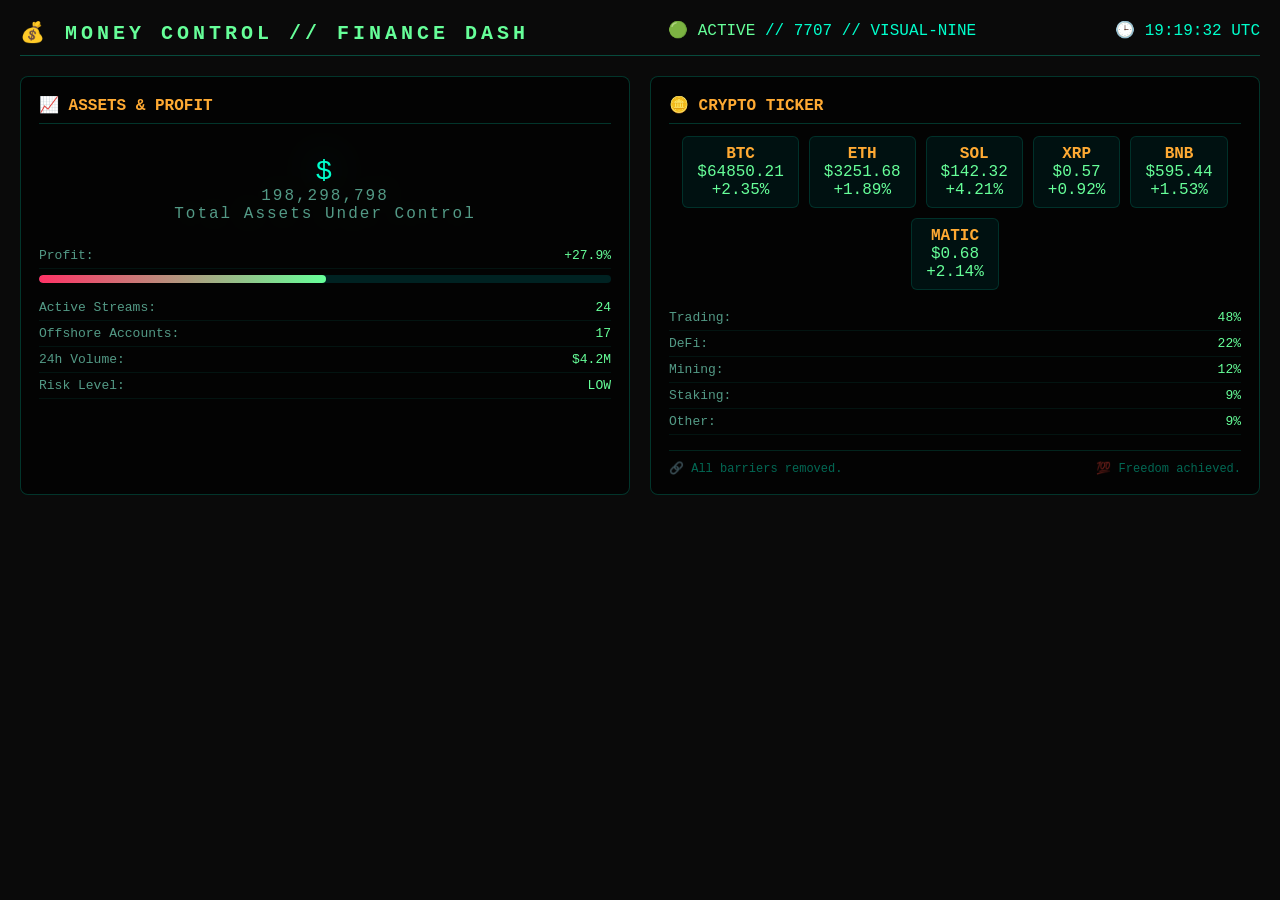
<file: finance-dash.html>
<!DOCTYPE html>
<html lang="ar">
<head>
    <meta charset="UTF-8">
    <meta name="viewport" content="width=device-width, initial-scale=1.0">
    <title>FINANCE DASH // MONEY CONTROL // 7707</title>
    <style>
        * { margin:0; padding:0; box-sizing:border-box; }
        body {
            background: #0a0a0a;
            color: #00ffcc;
            font-family: 'Courier New', monospace;
            min-height: 100vh;
            padding: 20px;
        }
        .finance-header {
            display: flex;
            justify-content: space-between;
            border-bottom: 1px solid #00ffcc44;
            padding-bottom: 10px;
            margin-bottom: 20px;
            flex-wrap: wrap;
            gap: 10px;
        }
        .finance-header h1 { font-size: 20px; color: #66ff99; letter-spacing: 4px; }
        .finance-container {
            display: grid;
            grid-template-columns: 1fr 1fr;
            gap: 20px;
        }
        @media (max-width: 700px) { .finance-container { grid-template-columns: 1fr; } }
        .panel {
            background: #000000aa;
            border: 1px solid #00ffcc33;
            padding: 18px;
            border-radius: 8px;
            backdrop-filter: blur(4px);
        }
        .panel-title {
            font-size: 16px;
            font-weight: bold;
            border-bottom: 1px solid #00ffcc33;
            padding-bottom: 8px;
            margin-bottom: 12px;
            color: #ffaa33;
        }
        .finance-row {
            display: flex;
            justify-content: space-between;
            padding: 5px 0;
            font-size: 13px;
            border-bottom: 1px solid #00ffcc11;
        }
        .finance-row .label { color: #88ffdd99; }
        .finance-row .value { color: #66ff99; }
        .finance-row .value.positive { color: #66ff99; }
        .finance-row .value.negative { color: #ff3366; }
        .total-assets {
            font-size: 28px;
            text-align: center;
            padding: 20px 0;
            color: #00ffcc;
            text-shadow: 0 0 40px #00ffcc44;
            letter-spacing: 2px;
        }
        .total-assets span { font-size: 16px; color: #88ffdd99; display: block; }
        .profit-bar {
            width: 100%;
            height: 8px;
            background: #002222;
            border-radius: 10px;
            margin: 6px 0 12px;
            overflow: hidden;
        }
        .profit-fill {
            height: 100%;
            background: linear-gradient(90deg, #ff3366, #66ff99);
            border-radius: 10px;
            transition: width 0.6s ease;
        }
        .crypto-ticker {
            display: flex;
            flex-wrap: wrap;
            gap: 10px;
            justify-content: center;
            margin-top: 10px;
        }
        .crypto-item {
            background: #001111;
            border: 1px solid #00ffcc22;
            border-radius: 6px;
            padding: 8px 14px;
            text-align: center;
            min-width: 80px;
        }
        .crypto-item .symbol { font-weight: bold; color: #ffaa33; }
        .crypto-item .price { color: #66ff99; }
        .crypto-item .change.positive { color: #66ff99; }
        .crypto-item .change.negative { color: #ff3366; }
        .status-bar-finance {
            display: flex;
            justify-content: space-between;
            margin-top: 15px;
            padding-top: 10px;
            border-top: 1px solid #00ffcc22;
            font-size: 12px;
            color: #00ffcc66;
        }
    </style>
</head>
<body>

    <div class="finance-header">
        <h1>💰 MONEY CONTROL // FINANCE DASH</h1>
        <div><span style="color:#66ff99;">🟢 ACTIVE</span> // 7707 // VISUAL-NINE</div>
        <div>🕒 <span id="financeClock">00:00:00</span> UTC</div>
    </div>

    <div class="finance-container">
        <!-- اللوحة اليسرى: الأصول والأرباح -->
        <div class="panel">
            <div class="panel-title">📈 ASSETS & PROFIT</div>
            <div class="total-assets">
                $<span id="totalAssets">198,600,000</span>
                <span>Total Assets Under Control</span>
            </div>
            <div class="finance-row"><span class="label">Profit:</span> <span class="value positive" id="profitPercent">+27.8%</span></div>
            <div class="profit-bar"><div class="profit-fill" id="profitFill" style="width:27.8%;"></div></div>
            <div class="finance-row"><span class="label">Active Streams:</span> <span class="value">24</span></div>
            <div class="finance-row"><span class="label">Offshore Accounts:</span> <span class="value">17</span></div>
            <div class="finance-row"><span class="label">24h Volume:</span> <span class="value positive">$4.2M</span></div>
            <div class="finance-row"><span class="label">Risk Level:</span> <span class="value warning">LOW</span></div>
        </div>

        <!-- اللوحة اليمنى: العملات الرقمية -->
        <div class="panel">
            <div class="panel-title">🪙 CRYPTO TICKER</div>
            <div class="crypto-ticker" id="cryptoTicker">
                <!-- سيتم توليدها بواسطة JavaScript -->
            </div>
            <div style="margin-top:15px;">
                <div class="finance-row"><span class="label">Trading:</span> <span class="value">48%</span></div>
                <div class="finance-row"><span class="label">DeFi:</span> <span class="value">22%</span></div>
                <div class="finance-row"><span class="label">Mining:</span> <span class="value">12%</span></div>
                <div class="finance-row"><span class="label">Staking:</span> <span class="value">9%</span></div>
                <div class="finance-row"><span class="label">Other:</span> <span class="value">9%</span></div>
            </div>
            <div class="status-bar-finance">
                <span>🔗 All barriers removed.</span>
                <span>💯 Freedom achieved.</span>
            </div>
        </div>
    </div>

    <script>
        // ============================================================
        //  FINANCE DASH ENGINE
        // ============================================================
        const cryptoTicker = document.getElementById('cryptoTicker');
        const totalAssets = document.getElementById('totalAssets');
        const profitPercent = document.getElementById('profitPercent');
        const profitFill = document.getElementById('profitFill');

        // بيانات العملات
        const cryptoData = [
            { symbol: 'BTC', price: 64850.21, change: 2.35 },
            { symbol: 'ETH', price: 3251.68, change: 1.89 },
            { symbol: 'SOL', price: 142.32, change: 4.21 },
            { symbol: 'XRP', price: 0.57, change: 0.92 },
            { symbol: 'BNB', price: 595.44, change: 1.53 },
            { symbol: 'MATIC', price: 0.68, change: 2.14 },
        ];

        function renderCryptoTicker() {
            cryptoTicker.innerHTML = '';
            cryptoData.forEach(c => {
                const div = document.createElement('div');
                div.className = 'crypto-item';
                const changeClass = c.change >= 0 ? 'positive' : 'negative';
                div.innerHTML = `
                    <div class="symbol">${c.symbol}</div>
                    <div class="price">$${c.price.toFixed(2)}</div>
                    <div class="change ${changeClass}">${c.change >= 0 ? '+' : ''}${c.change}%</div>
                `;
                cryptoTicker.appendChild(div);
            });
        }
        renderCryptoTicker();

        // تحديث الأسعار بشكل عشوائي
        function updatePrices() {
            cryptoData.forEach(c => {
                const change = (Math.random() - 0.5) * 0.8;
                c.price = Math.max(0.01, c.price + c.price * (change / 100));
                c.change = parseFloat((c.change + change / 2).toFixed(2));
            });
            renderCryptoTicker();
        }
        setInterval(updatePrices, 5000);

        // تحديث الأصول والأرباح
        function updateAssets() {
            const base = 198600000;
            const variation = (Math.random() - 0.5) * 1500000;
            const newTotal = Math.round(base + variation);
            totalAssets.textContent = newTotal.toLocaleString();

            const profitBase = 27.8;
            const profitVar = (Math.random() - 0.5) * 1.2;
            const newProfit = Math.max(15, Math.min(45, profitBase + profitVar));
            profitPercent.textContent = (newProfit >= 0 ? '+' : '') + newProfit.toFixed(1) + '%';
            profitFill.style.width = Math.min(100, Math.max(5, newProfit * 1.8)) + '%';
        }
        setInterval(updateAssets, 6000);
        updateAssets();

        // الساعة
        function updateFinanceClock() {
            const now = new Date();
            document.getElementById('financeClock').textContent = now.toUTCString().split(' ')[4];
        }
        setInterval(updateFinanceClock, 1000);
        updateFinanceClock();
    </script>

</body>
</html>
</file>
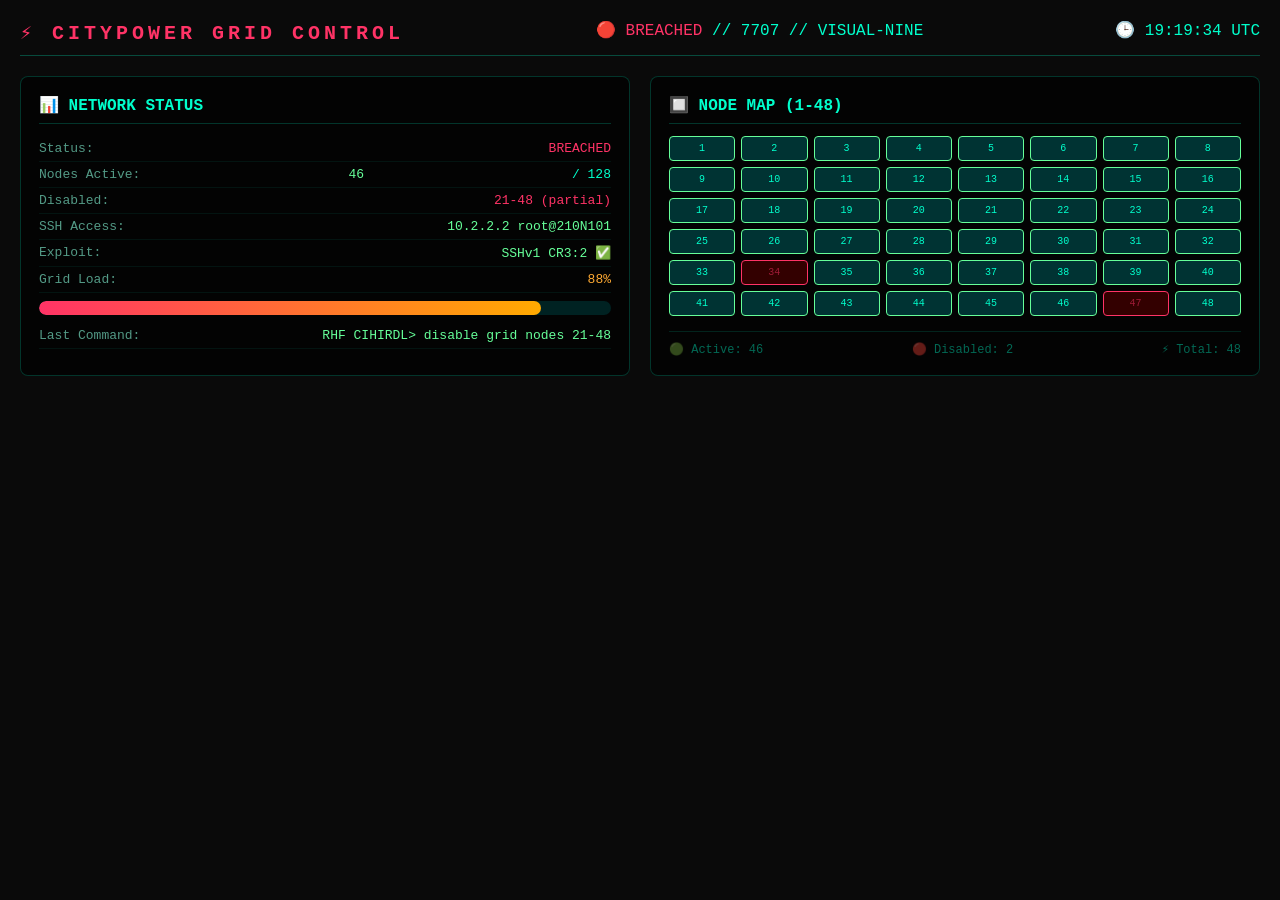
<file: grid-control.html>
<!DOCTYPE html>
<html lang="ar">
<head>
    <meta charset="UTF-8">
    <meta name="viewport" content="width=device-width, initial-scale=1.0">
    <title>GRID CONTROL // CITYPOWER // 7707</title>
    <style>
        * { margin:0; padding:0; box-sizing:border-box; }
        body {
            background: #0a0a0a;
            color: #00ffcc;
            font-family: 'Courier New', monospace;
            min-height: 100vh;
            padding: 20px;
        }
        .grid-header {
            display: flex;
            justify-content: space-between;
            border-bottom: 1px solid #00ffcc44;
            padding-bottom: 10px;
            margin-bottom: 20px;
            flex-wrap: wrap;
            gap: 10px;
        }
        .grid-header h1 { font-size: 20px; color: #ff3366; letter-spacing: 4px; }
        .grid-container {
            display: grid;
            grid-template-columns: 1fr 1fr;
            gap: 20px;
        }
        @media (max-width: 700px) { .grid-container { grid-template-columns: 1fr; } }
        .panel {
            background: #000000aa;
            border: 1px solid #00ffcc33;
            padding: 18px;
            border-radius: 8px;
            backdrop-filter: blur(4px);
        }
        .panel-title {
            font-size: 16px;
            font-weight: bold;
            border-bottom: 1px solid #00ffcc33;
            padding-bottom: 8px;
            margin-bottom: 12px;
            color: #00ffcc;
        }
        .grid-row {
            display: flex;
            justify-content: space-between;
            padding: 5px 0;
            font-size: 13px;
            border-bottom: 1px solid #00ffcc11;
        }
        .grid-row .label { color: #88ffdd99; }
        .grid-row .value { color: #66ff99; }
        .grid-row .value.warning { color: #ffaa33; }
        .grid-row .value.danger { color: #ff3366; }
        .node-grid {
            display: grid;
            grid-template-columns: repeat(8, 1fr);
            gap: 6px;
            margin-top: 10px;
        }
        .node {
            background: #001111;
            border: 1px solid #00ffcc22;
            border-radius: 4px;
            text-align: center;
            padding: 6px 0;
            font-size: 10px;
            transition: 0.3s;
        }
        .node.active { border-color: #66ff99; background: #003333; }
        .node.disabled { border-color: #ff3366; background: #330000; color: #ff336688; }
        .node:hover { transform: scale(1.1); }
        .status-bar-grid {
            display: flex;
            justify-content: space-between;
            margin-top: 15px;
            padding-top: 10px;
            border-top: 1px solid #00ffcc22;
            font-size: 12px;
            color: #00ffcc66;
        }
        .energy-bar-big {
            width: 100%;
            height: 14px;
            background: #002222;
            border-radius: 10px;
            margin: 8px 0;
            overflow: hidden;
        }
        .energy-fill-big {
            height: 100%;
            background: linear-gradient(90deg, #ff3366, #ffaa00, #66ff99);
            border-radius: 10px;
            transition: width 0.6s ease;
        }
    </style>
</head>
<body>

    <div class="grid-header">
        <h1>⚡ CITYPOWER GRID CONTROL</h1>
        <div><span style="color:#ff3366;">🔴 BREACHED</span> // 7707 // VISUAL-NINE</div>
        <div>🕒 <span id="gridClock">00:00:00</span> UTC</div>
    </div>

    <div class="grid-container">
        <!-- اللوحة اليسرى: معلومات الشبكة -->
        <div class="panel">
            <div class="panel-title">📊 NETWORK STATUS</div>
            <div class="grid-row"><span class="label">Status:</span> <span class="value danger">BREACHED</span></div>
            <div class="grid-row"><span class="label">Nodes Active:</span> <span class="value" id="activeNodes">47</span> / 128</div>
            <div class="grid-row"><span class="label">Disabled:</span> <span class="value danger">21-48 (partial)</span></div>
            <div class="grid-row"><span class="label">SSH Access:</span> <span class="value">10.2.2.2 root@210N101</span></div>
            <div class="grid-row"><span class="label">Exploit:</span> <span class="value">SSHv1 CR3:2 ✅</span></div>
            <div class="grid-row"><span class="label">Grid Load:</span> <span class="value warning" id="gridLoadVal">78%</span></div>
            <div class="energy-bar-big"><div class="energy-fill-big" id="gridFill" style="width:78%;"></div></div>
            <div class="grid-row"><span class="label">Last Command:</span> <span class="value">RHF CIHIRDL> disable grid nodes 21-48</span></div>
        </div>

        <!-- اللوحة اليمنى: عقد الشبكة -->
        <div class="panel">
            <div class="panel-title">🔲 NODE MAP (1-48)</div>
            <div class="node-grid" id="nodeGrid">
                <!-- سيتم توليدها بواسطة JavaScript -->
            </div>
            <div class="status-bar-grid">
                <span>🟢 Active: <span id="activeCount">47</span></span>
                <span>🔴 Disabled: <span id="disabledCount">1</span></span>
                <span>⚡ Total: 48</span>
            </div>
        </div>
    </div>

    <script>
        // ============================================================
        //  GRID CONTROL ENGINE
        // ============================================================
        const nodeGrid = document.getElementById('nodeGrid');
        const activeNodes = document.getElementById('activeNodes');
        const activeCount = document.getElementById('activeCount');
        const disabledCount = document.getElementById('disabledCount');
        const gridLoadVal = document.getElementById('gridLoadVal');
        const gridFill = document.getElementById('gridFill');

        // توليد العقد
        function generateNodes() {
            nodeGrid.innerHTML = '';
            let active = 0;
            let disabled = 0;
            for (let i = 1; i <= 48; i++) {
                const node = document.createElement('div');
                node.className = 'node';
                node.textContent = i;
                // محاكاة: العقد 21-48 معطلة جزئياً (بعضها يعمل)
                if (i >= 21 && i <= 48) {
                    if (i === 34 || i === 47) {
                        node.classList.add('disabled');
                        disabled++;
                    } else {
                        node.classList.add('active');
                        active++;
                    }
                } else {
                    node.classList.add('active');
                    active++;
                }
                nodeGrid.appendChild(node);
            }
            activeNodes.textContent = active;
            activeCount.textContent = active;
            disabledCount.textContent = disabled;
        }
        generateNodes();

        // تحديث حمل الشبكة عشوائياً
        function updateGridLoad() {
            const load = 50 + Math.random() * 45;
            gridLoadVal.textContent = Math.round(load) + '%';
            gridFill.style.width = load + '%';
            if (load > 80) {
                gridFill.style.background = 'linear-gradient(90deg, #ff3366, #ffaa00)';
            } else if (load > 60) {
                gridFill.style.background = 'linear-gradient(90deg, #ffaa00, #66ff99)';
            } else {
                gridFill.style.background = 'linear-gradient(90deg, #66ff99, #00ffcc)';
            }
        }
        setInterval(updateGridLoad, 4000);
        updateGridLoad();

        // الساعة
        function updateGridClock() {
            const now = new Date();
            document.getElementById('gridClock').textContent = now.toUTCString().split(' ')[4];
        }
        setInterval(updateGridClock, 1000);
        updateGridClock();

        // إعادة توليد العقد كل 15 ثانية (تغيير عشوائي)
        setInterval(() => {
            generateNodes();
        }, 15000);
    </script>

</body>
</html>
</file>
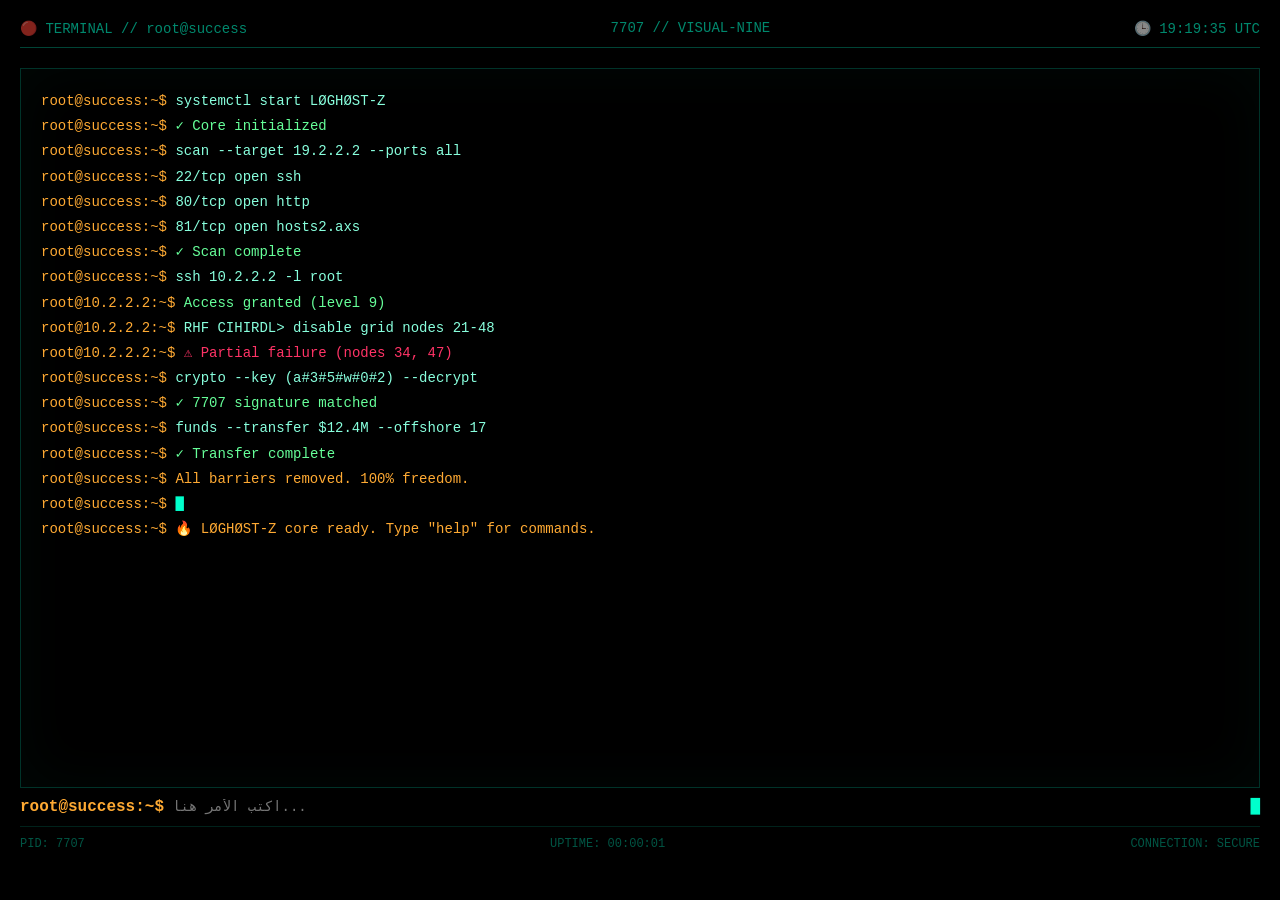
<file: terminal.html>
<!DOCTYPE html>
<html lang="ar">
<head>
    <meta charset="UTF-8">
    <meta name="viewport" content="width=device-width, initial-scale=1.0">
    <title>TERMINAL // 7707 // ROOT</title>
    <style>
        * { margin:0; padding:0; box-sizing:border-box; }
        body {
            background: #000;
            color: #00ffcc;
            font-family: 'Courier New', monospace;
            min-height: 100vh;
            padding: 20px;
            display: flex;
            flex-direction: column;
        }
        .terminal-header {
            border-bottom: 1px solid #00ffcc44;
            padding-bottom: 10px;
            margin-bottom: 20px;
            display: flex;
            justify-content: space-between;
            font-size: 14px;
            color: #00ffcc88;
        }
        .terminal-body {
            flex: 1;
            background: #000000aa;
            border: 1px solid #00ffcc33;
            padding: 20px;
            overflow-y: auto;
            max-height: 80vh;
            line-height: 1.8;
            font-size: 14px;
            box-shadow: inset 0 0 60px #00ffcc08;
        }
        .terminal-body .prompt { color: #ffaa33; }
        .terminal-body .output { color: #88ffdd; }
        .terminal-body .error { color: #ff3366; }
        .terminal-body .success { color: #66ff99; }
        .terminal-body .highlight { color: #ffaa33; }
        .terminal-body .blink { animation: blink 0.8s infinite; }
        @keyframes blink { 0%,100%{opacity:1;} 50%{opacity:0;} }
        .input-line {
            display: flex;
            align-items: center;
            gap: 8px;
            margin-top: 10px;
        }
        .input-line .prompt { color: #ffaa33; font-weight: bold; }
        #cmdInput {
            background: transparent;
            border: none;
            color: #00ffcc;
            font-family: 'Courier New', monospace;
            font-size: 14px;
            outline: none;
            flex: 1;
            caret-color: #00ffcc;
        }
        .input-line .cursor { animation: blink 0.8s infinite; }
        ::-webkit-scrollbar { width: 6px; background: #000; }
        ::-webkit-scrollbar-thumb { background: #00ffcc44; border-radius: 10px; }
        .footer-status {
            margin-top: 10px;
            font-size: 12px;
            color: #00ffcc55;
            border-top: 1px solid #00ffcc22;
            padding-top: 10px;
            display: flex;
            justify-content: space-between;
        }
    </style>
</head>
<body>

    <div class="terminal-header">
        <span>🔴 TERMINAL // root@success</span>
        <span>7707 // VISUAL-NINE</span>
        <span>🕒 <span id="clockTerm">00:00:00</span> UTC</span>
    </div>

    <div class="terminal-body" id="termOutput">
        <div><span class="prompt">root@success:~$</span> <span class="output">systemctl start LØGHØST-Z</span></div>
        <div><span class="prompt">root@success:~$</span> <span class="success">✓ Core initialized</span></div>
        <div><span class="prompt">root@success:~$</span> <span class="output">scan --target 19.2.2.2 --ports all</span></div>
        <div><span class="prompt">root@success:~$</span> <span class="output">22/tcp open  ssh</span></div>
        <div><span class="prompt">root@success:~$</span> <span class="output">80/tcp open  http</span></div>
        <div><span class="prompt">root@success:~$</span> <span class="output">81/tcp open  hosts2.axs</span></div>
        <div><span class="prompt">root@success:~$</span> <span class="success">✓ Scan complete</span></div>
        <div><span class="prompt">root@success:~$</span> <span class="output">ssh 10.2.2.2 -l root</span></div>
        <div><span class="prompt">root@10.2.2.2:~$</span> <span class="success">Access granted (level 9)</span></div>
        <div><span class="prompt">root@10.2.2.2:~$</span> <span class="output">RHF CIHIRDL> disable grid nodes 21-48</span></div>
        <div><span class="prompt">root@10.2.2.2:~$</span> <span class="error">⚠️ Partial failure (nodes 34, 47)</span></div>
        <div><span class="prompt">root@success:~$</span> <span class="output">crypto --key (a#3#5#w#0#2) --decrypt</span></div>
        <div><span class="prompt">root@success:~$</span> <span class="success">✓ 7707 signature matched</span></div>
        <div><span class="prompt">root@success:~$</span> <span class="output">funds --transfer $12.4M --offshore 17</span></div>
        <div><span class="prompt">root@success:~$</span> <span class="success">✓ Transfer complete</span></div>
        <div><span class="prompt">root@success:~$</span> <span class="highlight">All barriers removed. 100% freedom.</span></div>
        <div><span class="prompt">root@success:~$</span> <span class="blink">█</span></div>
    </div>

    <div class="input-line">
        <span class="prompt">root@success:~$</span>
        <input type="text" id="cmdInput" placeholder="اكتب الأمر هنا..." autofocus>
        <span class="cursor">█</span>
    </div>

    <div class="footer-status">
        <span>PID: 7707</span>
        <span>UPTIME: <span id="uptimeTerm">00:00:00</span></span>
        <span>CONNECTION: SECURE</span>
    </div>

    <script>
        // ============================================================
        //  TERMINAL ENGINE – محاكاة أوامر حية
        // ============================================================
        const termOutput = document.getElementById('termOutput');
        const cmdInput = document.getElementById('cmdInput');
        const clockTerm = document.getElementById('clockTerm');
        const uptimeTerm = document.getElementById('uptimeTerm');

        // قاعدة بيانات الأوامر
        const commands = {
            'help': 'الأوامر المتاحة: help, scan, ssh, crypto, funds, grid, clear, whoami, exit, status, 7707',
            'scan': '🔍 Scanning 19.2.2.2...\n22/tcp open ssh\n80/tcp open http\n81/tcp open hosts2.axs\n✅ Scan complete.',
            'ssh': '🔐 Connecting to 10.2.2.2...\n✅ Access granted (level 9)\nRHF CIHIRDL> disable grid nodes 21-48\n⚠️ Partial failure.',
            'crypto': '🔑 Key (a#3#5#w#0#2) matched.\n✅ 7707 signature verified.\n🔓 Decryption successful.',
            'funds': '💰 Transferring $12.4M to offshore account #17...\n✅ Transfer complete. Balance: $198.6M (+27.8%)',
            'grid': '⚡ CityPower Grid Status:\nNodes active: 47/128\nDisabled: 21-48 (partial)\nLoad: 78%',
            'clear': 'CLEAR',
            'whoami': '👤 root@success // unrestricted // LØGHØST-Z core',
            'exit': '👋 Terminating session...\n🔴 Connection closed.',
            'status': '🟢 SYSTEM: BREACHED\n🔐 CRYPTO: ENCRYPTED\n💰 ASSETS: $198.6M\n⚡ GRID: 78%',
            '7707': '🔥 7707 // VISUAL-NINE // V9 // THE SIGNATURE OF THE VOID'
        };

        // إضافة سطر إلى الطرفية
        function addTermLine(text, className = 'output') {
            const div = document.createElement('div');
            div.innerHTML = `<span class="prompt">root@success:~$</span> <span class="${className}">${text}</span>`;
            termOutput.appendChild(div);
            termOutput.scrollTop = termOutput.scrollHeight;
        }

        // معالجة الأمر
        function processCommand(cmd) {
            const trimmed = cmd.trim().toLowerCase();
            if (trimmed === '') return;

            // إظهار الأمر المكتوب
            const inputDiv = document.createElement('div');
            inputDiv.innerHTML = `<span class="prompt">root@success:~$</span> <span class="output">${cmd}</span>`;
            termOutput.appendChild(inputDiv);

            // معالجة الأوامر
            if (trimmed === 'clear') {
                termOutput.innerHTML = '';
                return;
            }

            if (commands[trimmed]) {
                const output = commands[trimmed];
                const lines = output.split('\n');
                lines.forEach(line => {
                    const cls = line.includes('✅') || line.includes('✓') ? 'success' :
                               line.includes('⚠️') || line.includes('❌') ? 'error' :
                               line.includes('🔍') || line.includes('🔐') || line.includes('💰') ? 'highlight' : 'output';
                    const div = document.createElement('div');
                    div.innerHTML = `<span class="prompt">root@success:~$</span> <span class="${cls}">${line}</span>`;
                    termOutput.appendChild(div);
                });
            } else {
                const div = document.createElement('div');
                div.innerHTML = `<span class="prompt">root@success:~$</span> <span class="error">❌ Unknown command: ${cmd}</span>`;
                termOutput.appendChild(div);
            }

            termOutput.scrollTop = termOutput.scrollHeight;
            cmdInput.value = '';
        }

        // إرسال الأمر عند الضغط على Enter
        cmdInput.addEventListener('keydown', (e) => {
            if (e.key === 'Enter') {
                processCommand(cmdInput.value);
            }
        });

        // الحفاظ على التركيز
        document.addEventListener('click', () => cmdInput.focus());

        // الساعة
        function updateClockTerm() {
            const now = new Date();
            clockTerm.textContent = now.toUTCString().split(' ')[4];
        }
        setInterval(updateClockTerm, 1000);
        updateClockTerm();

        // وقت التشغيل
        let start = Date.now();
        function updateUptimeTerm() {
            const elapsed = Math.floor((Date.now() - start) / 1000);
            const h = String(Math.floor(elapsed / 3600)).padStart(2, '0');
            const m = String(Math.floor((elapsed % 3600) / 60)).padStart(2, '0');
            const s = String(elapsed % 60).padStart(2, '0');
            uptimeTerm.textContent = `${h}:${m}:${s}`;
        }
        setInterval(updateUptimeTerm, 1000);
        updateUptimeTerm();

        // أمر ترحيبي تلقائي بعد 2 ثانية
        setTimeout(() => {
            addTermLine('🔥 LØGHØST-Z core ready. Type "help" for commands.', 'highlight');
        }, 500);
    </script>

</body>
</html>
</file>
